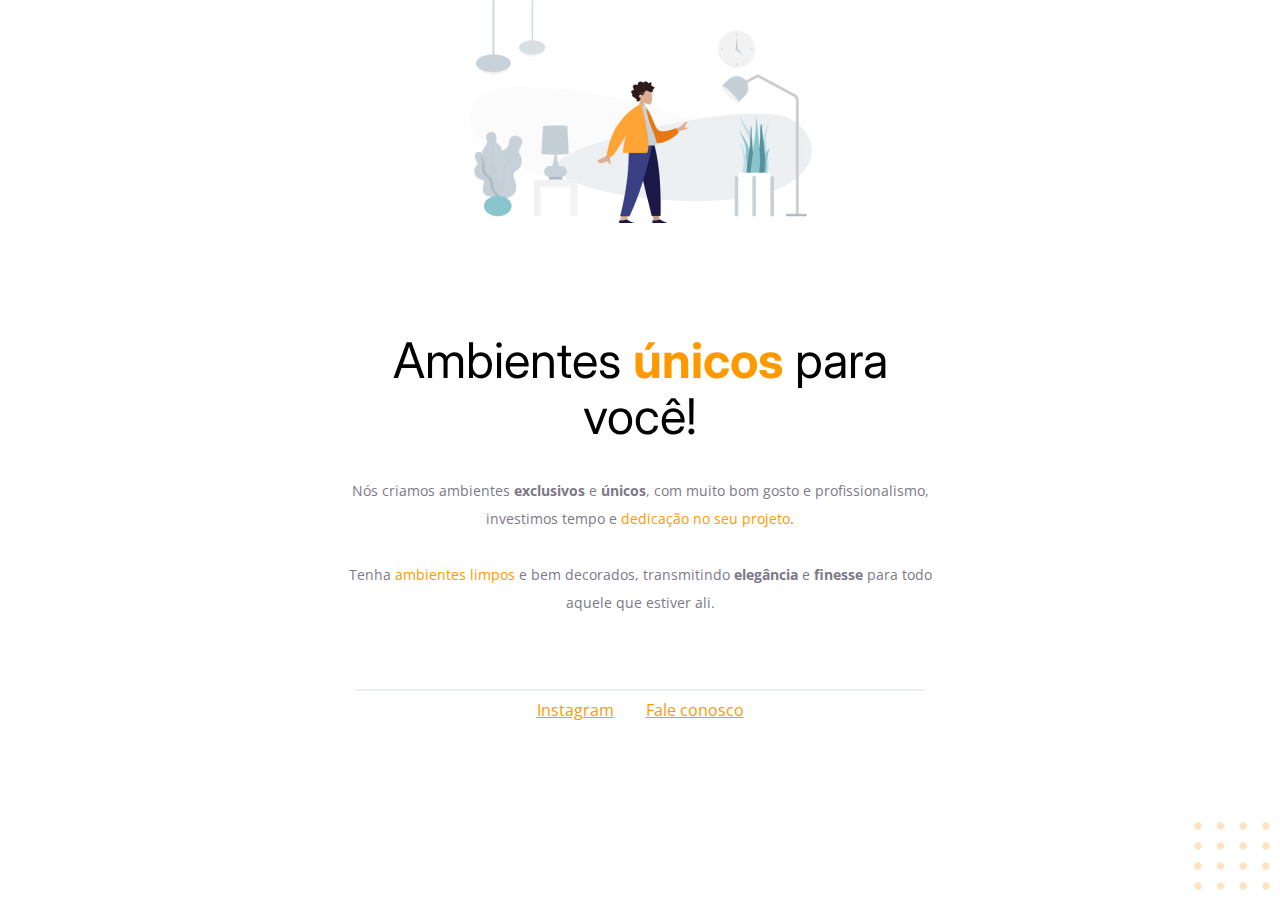
<file: 01-web_moveis/index.html>
<!-- Instrução que define o tipo do documento. -->
<!DOCTYPE html>
<html lang="pt-br">
  <!-- Tag <head> contém as instruções para a página -->
  <head>
      <link rel="preconnect" href="https://fonts.googleapis.com"/>
      <link rel="preconnect" href="https://fonts.gstatic.com" crossorigin/>

      <meta charset="UTF-8"/>
      <meta name="viewport" content="width=device-width, initial-scale=1.0"/>
      <title>Móveis Personalizados</title>

      <link href="https://fonts.googleapis.com/css2?family=Inter:wght@400;700&family=Open+Sans:wght@400;700&display=swap" rel="stylesheet"/>

      <link rel="stylesheet" href="style.css"/>

  </head>
  <!-- Tag <body> é o corpo do documento, onde tem as informações que serão mostradas. -->
  <body>
 
    <div id="hero">
      <img 
        src="./images/img1.jpg" 
        alt="Desenho de pessoa vestindo camisa laranja em uma sala"/>
      
      <h1>
        Ambientes <span>únicos</span> para você!
      </h1>

      <p>Nós criamos ambientes <strong>exclusivos</strong> e <strong>únicos</strong>, com muito bom gosto e profissionalismo, investimos tempo e <span>dedicação no seu projeto</span>.
      
        <br/>
        <br/>
      
      Tenha <span>ambientes limpos</span> e bem decorados, transmitindo <strong>elegância</strong> e <strong>finesse</strong> para todo aquele que estiver ali.</p>
    </div>

    <div id="footer">

      <div id="line"></div>

      <a target="_blank" href="#">Instagram</a>
      <a href="#">Fale conosco</a>
    </div>

    <img id="balls"
      src="./images/balls.svg" 
      alt="Bolinhas alaranjadas no canto inferior direito da página" />
      
  </body>
</html>
</file>
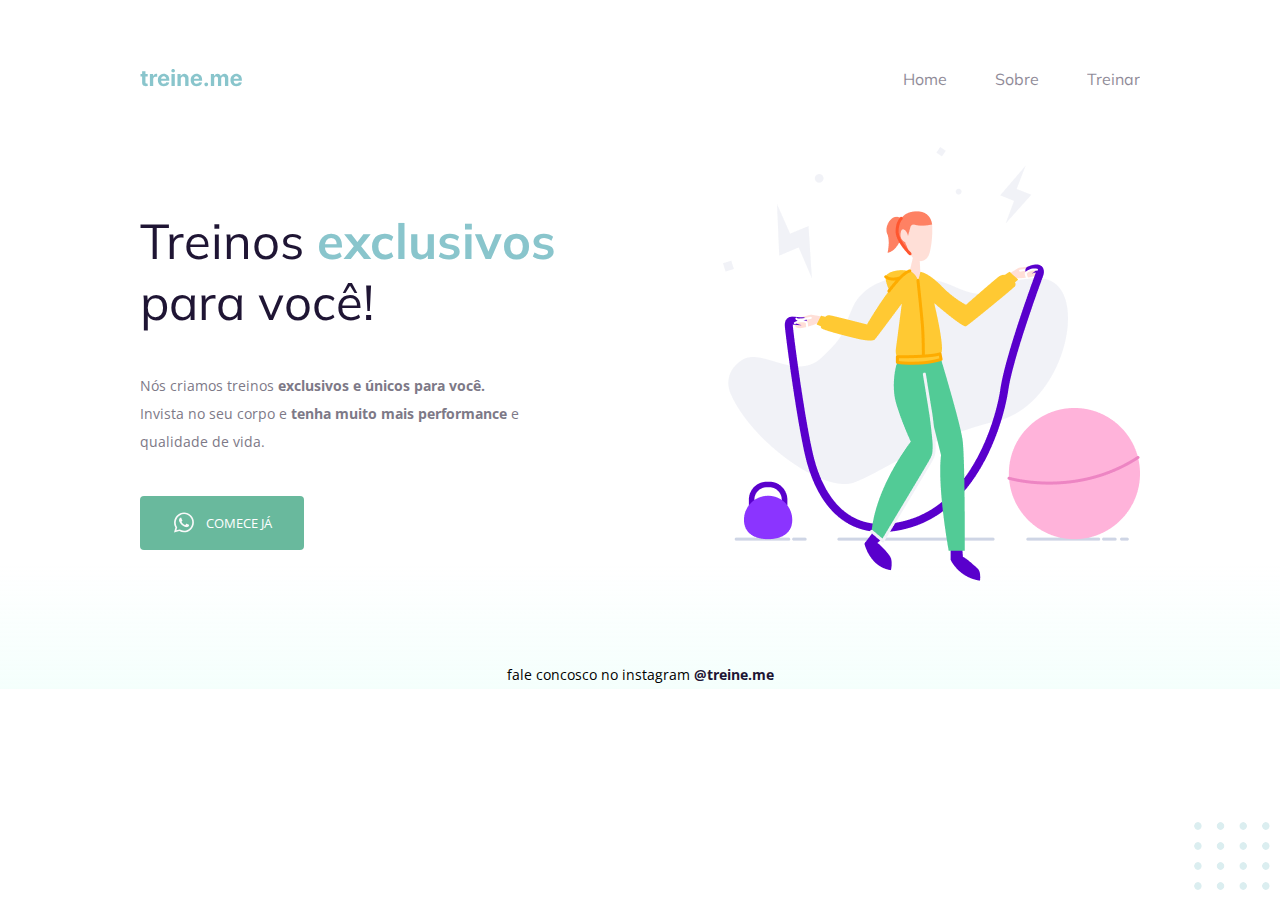
<file: 02-web_treine-me/index.html>
<!DOCTYPE html>
<html lang="pt-br">
<head>
  <link rel="preconnect" href="https://fonts.googleapis.com">
  <link rel="preconnect" href="https://fonts.gstatic.com" crossorigin>
  
  <meta charset="UTF-8">
  <meta name="viewport" content="width=device-width, initial-scale=1.0">
  <title>Treine me</title>

  <link href="https://fonts.googleapis.com/css2?family=Mulish:wght@400;700&family=Open+Sans:wght@400;700&display=swap" rel="stylesheet">

  <link rel="stylesheet" href="style.css">
</head>
<body>
  <!-- A11y -->  
  <!-- W3C -->
  <div class="page">

      <nav>
        <a id="logo" href="#">
          <img src="images/logo.svg" alt="Treine.me">
        </a>
        <ul>
          <li><a href="#">Home</a></li>
          <li><a href="#">Sobre</a></li>
          <li><a href="#">Treinar</a></li>
        </ul>
      </nav>
    
    <main>

      <section class="text">
        <h1>Treinos <span>exclusivos</span> para você!</h1>

        <p>Nós criamos treinos <strong>exclusivos e únicos para você.</strong><br/>
        Invista no seu corpo e <strong>tenha muito mais performance</strong> e<br/> qualidade de vida.</p>

        <button>
          <img src="images/whats.svg" alt="ícone do whatsapp">
          Comece já
        </button>
      </section>

      <img src="images/img.png" alt="Desenho de uma mulher pulando corda numa academia">

    </main>
    <footer>
      fale concosco no instagram 
      <a href="https://instagram.com/treineme" target="_blank">@treine.me</a>
    </footer>
  </div>

  <img id="balls" src="images/balls.svg" alt="Bolinhas decorativas verdes no canto inferior direito da página">
    

</body>
</html>
</file>
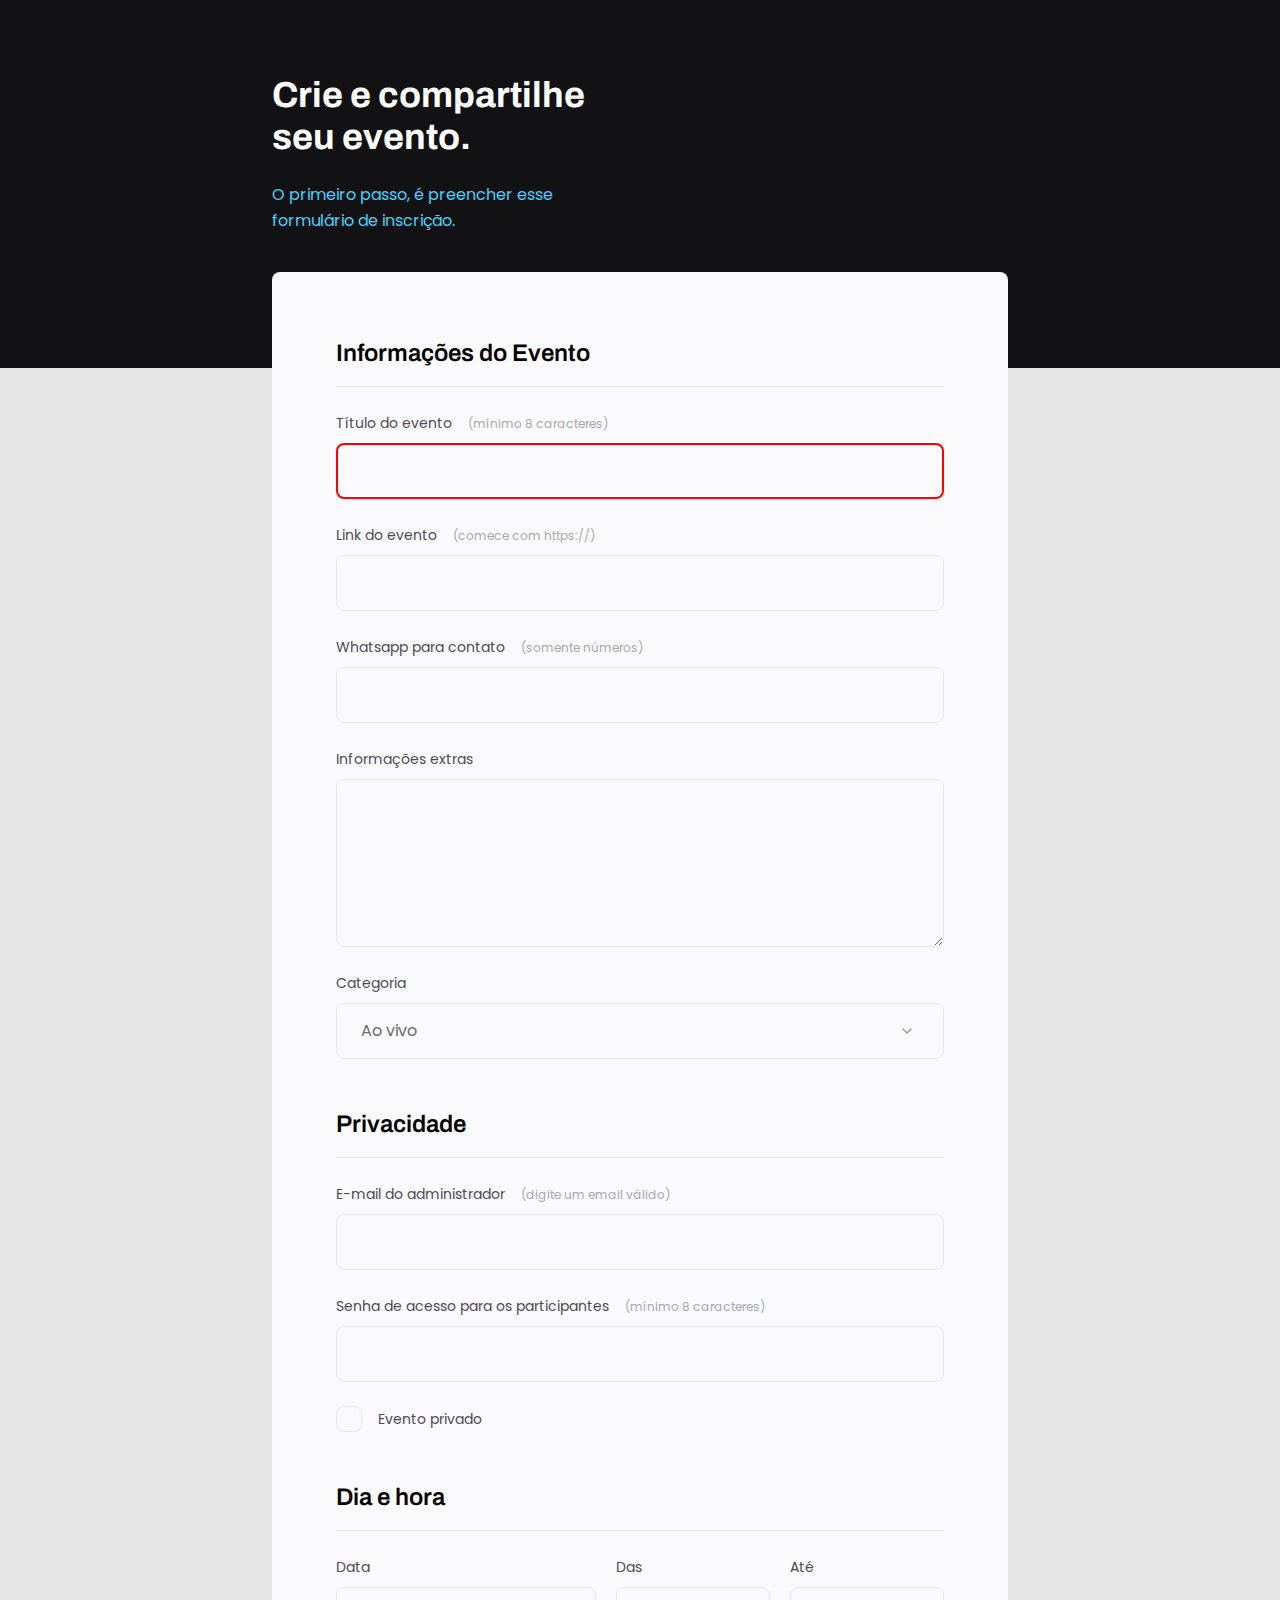
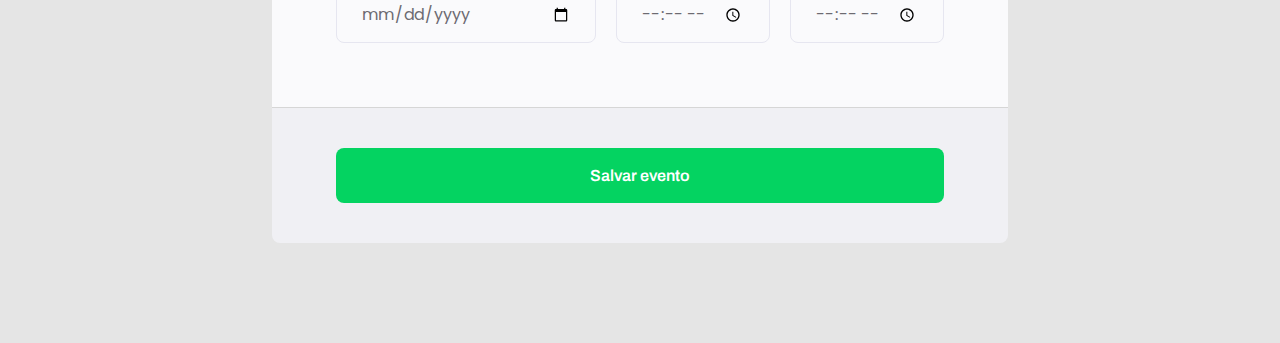
<file: 03-formulario/index.html>
<!DOCTYPE html>
<html lang="pt-br">
<head>
  <link rel="preconnect" href="https://fonts.googleapis.com">
  <link rel="preconnect" href="https://fonts.gstatic.com" crossorigin>
  
  <meta charset="UTF-8">
  <meta name="viewport" content="width=device-width, initial-scale=1.0">
  <title>Crie seu evento</title>

  <link rel="stylesheet" href="style.css">

  <link href="https://fonts.googleapis.com/css2?family=Archivo:wght@600;700&family=Poppins&display=swap" rel="stylesheet">
</head>
<body>
  <div class="page">
    <header>
      <h1>Crie e compartilhe seu evento.</h1>
      <p>O primeiro passo, é preencher esse
        formulário de inscrição.</p>
    </header>
    <form id="my-form">

      <fieldset>
        <div class="fieldset-wrapper">
          <legend>Informações do Evento</legend>

          <div class="input-wrapper">
            <label for="event-title">Título do evento <span>(mínimo 8 caracteres)</span></label>
            <input 
              type="text" 
              id="event-title" 
              required
              minlength="8"/>
          </div>
  
          <div class="input-wrapper">
            <label for="event-link">Link do evento <span>(comece com https://)</span></label>
            <input type="url" id="event-link" />
          </div>

          <div class="input-wrapper">
            <label for="event-whatsapp">Whatsapp para contato <span>(somente números)</span></label>
            <input type="number" id="event-whatsapp" />
          </div>

          <div class="input-wrapper">
            <label for="event-info">Informações extras</label>
            <textarea id="event-info"></textarea>
          </div>

          <div class="input-wrapper">
            <label for="event-category">Categoria</label>
            <select id="event-category">
              <option value="live">Ao vivo</option>
              <option value="podcast">Podcast</option>
              <option value="mentorship">Mentoria</option>
            </select>
          </div>
        </div>
      </fieldset>


      <fieldset>
        <div class="fieldset-wrapper">
          <legend>Privacidade</legend>

          <div class="input-wrapper">
            <label for="event-email">E-mail do administrador <span>(digite um email válido)</span></label>
            <input type="email" id="event-email" />
          </div>

          <div class="input-wrapper">
            <label for="event-password">Senha de acesso para os participantes <span>(mínimo 8 caracteres)</span></label>
            <input 
              type="password" 
              id="event-password" 
              minlength="8"/>
          </div>

          <div class="checkbox-wrapper">
            <input type="checkbox" id="event-private" />
            <label for="event-private">Evento privado</label>
          </div>

        </div>
      </fieldset>


      <fieldset>
        <div class="fieldset-wrapper">
          <legend>Dia e hora</legend>

          <div class="col-3">
            <div class="input-wrapper">
              <label for="event-date">Data</label>
              <input type="date" id="event-date" />
            </div>
  
            <div class="input-wrapper">
              <label for="event-begin">Das</label>
              <input type="time" id="event-begin" />
            </div>

            <div class="input-wrapper">
              <label for="event-end">Até</label>
              <input type="time" id="event-end" />
            </div>
          </div>

          

        </div>
      </fieldset>
    </form>
    <footer>
      <input 
        class="button" 
        type="submit" 
        form="my-form"
        value="Salvar evento">
    </footer>
  </div>
</body>
</html>
</file>
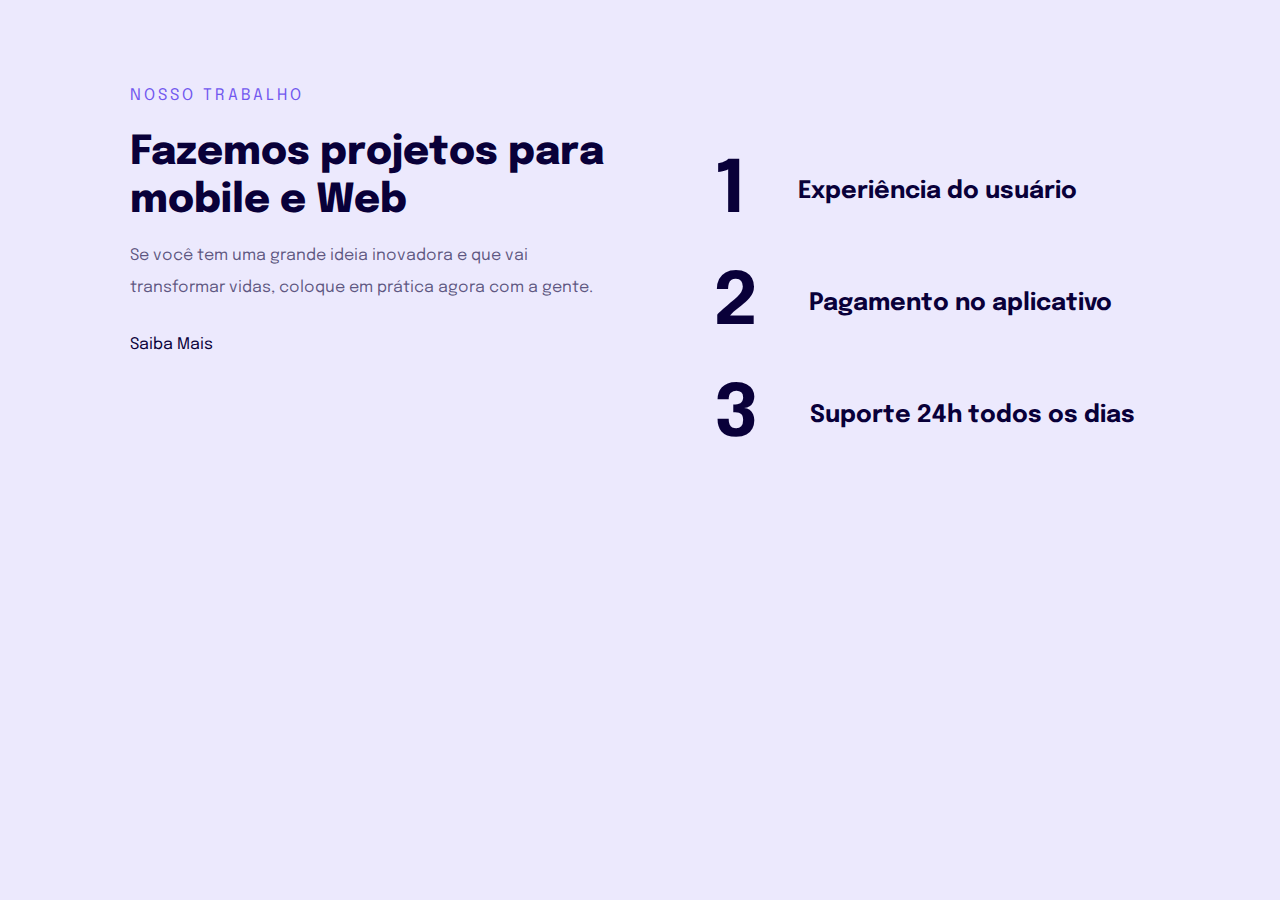
<file: 04-responsividade/index.html>
<!DOCTYPE html>
<html lang="pt-br">
<head>
  <link rel="preconnect" href="https://fonts.googleapis.com">
  <link rel="preconnect" href="https://fonts.gstatic.com" crossorigin>

  <meta charset="UTF-8">
  <meta name="viewport" content="width=device-width, initial-scale=1.0">
  <title>Introdução à Responsividade</title>

  <link rel="stylesheet" href="style.css">

  <link href="https://fonts.googleapis.com/css2?family=Epilogue:ital,wght@400;700;800&display=swap" rel="stylesheet">
</head>
<body>
  <main>
    <div>
      <p>Nosso Trabalho</p>

      <h1>Fazemos projetos para mobile e Web</h1>
      
      <p>Se você tem uma grande ideia inovadora e que vai transformar vidas, coloque em prática agora com a gente.</p>
      
      <a href="#">Saiba Mais</a>
    </div>
    <ul>
      <li><span>1</span>Experiência do usuário</li>
      <li><span>2</span>Pagamento no aplicativo</li>
      <li><span>3</span>Suporte 24h todos os dias</li>
    </ul>
  </main>
  
</body>
</html>
</file>
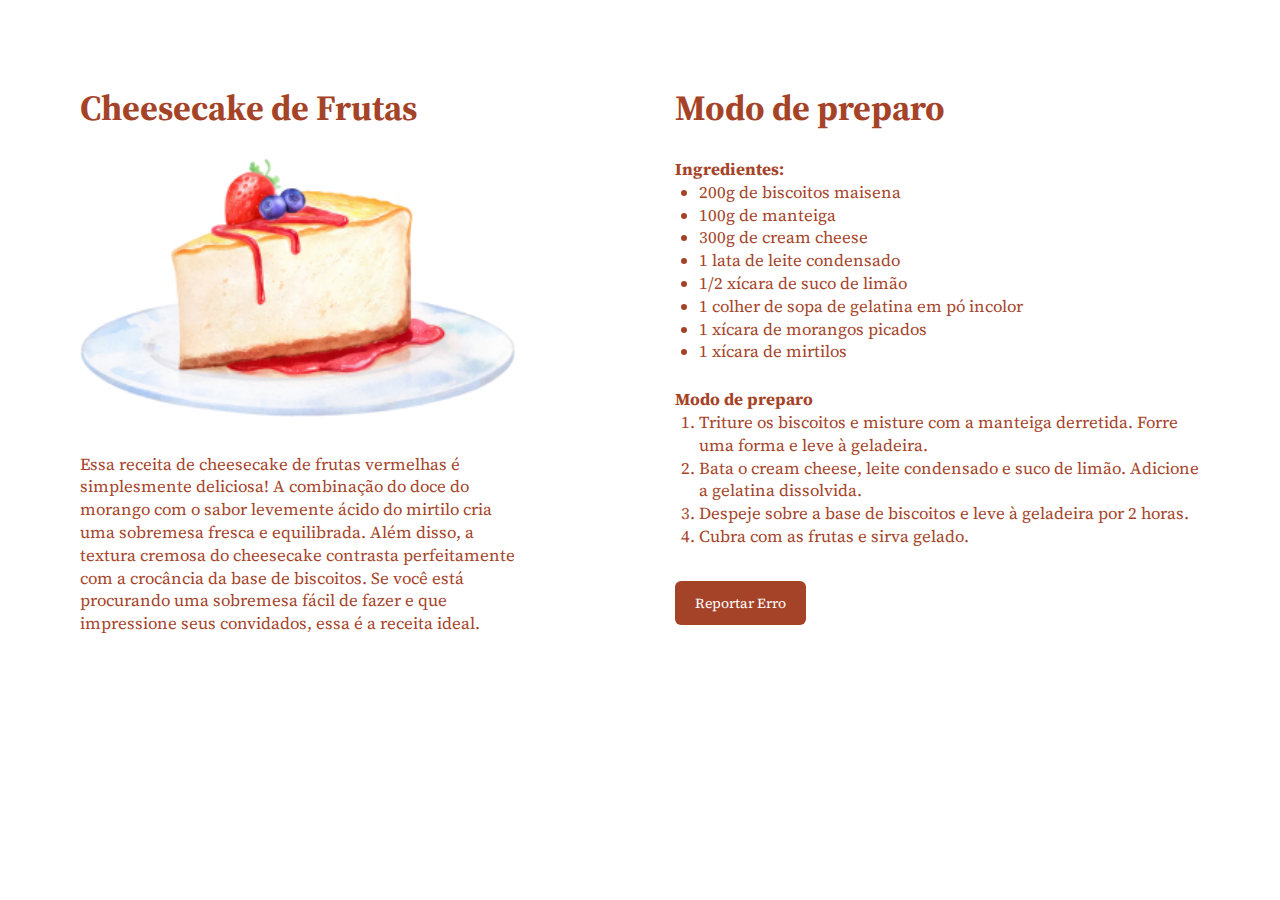
<file: 05-responsividade_cheesecake/index.html>
<!DOCTYPE html>
<html lang="pt-br">
<head>
  <link rel="preconnect" href="https://fonts.googleapis.com" />
  <link rel="preconnect" href="https://fonts.gstatic.com" crossorigin />
  <link 
    href="https://fonts.googleapis.com/css2?family=Source+Serif+4:wght@500&family=Source+Serif+Pro:wght@400;700&display=swap" rel="stylesheet" 
  />
  
  <meta charset="UTF-8" />
  <meta name="viewport" content="width=device-width, initial-scale=1.0" />
  <title>Cheesecake</title>

  <link rel="stylesheet" href="./style.css" />

</head>
<body>
  <main>
    <div class="recipe">
      <h1>Cheesecake de Frutas</h1>
      <img 
        src="./assets/chessecake.jpg" 
        alt="Cheesecake"
      />
      <p>
        Essa receita de cheesecake de frutas vermelhas é simplesmente deliciosa! A combinação do doce do morango com o sabor levemente ácido do mirtilo cria uma sobremesa fresca e equilibrada. Além disso, a textura cremosa do cheesecake contrasta perfeitamente com a crocância da base de biscoitos. Se você está procurando uma sobremesa fácil de fazer e que impressione seus convidados, essa é a receita ideal.
      </p>
    </div>
    
    <div class="ingredients">
      <h2>Modo de preparo</h2>
      
      <strong>Ingredientes:</strong>
      <ul>
        <li>200g de biscoitos maisena</li>
        <li>100g de manteiga</li>
        <li>300g de cream cheese</li>
        <li>1 lata de leite condensado</li>
        <li>1/2 xícara de suco de limão</li>
        <li>1 colher de sopa de gelatina em pó incolor</li>
        <li>1 xícara de morangos picados</li>
        <li>1 xícara de mirtilos</li>
      </ul>
            
      <strong>Modo de preparo</strong>
      <ol>
        <li>
          Triture os biscoitos e misture com a manteiga derretida. Forre uma forma e leve à geladeira.
        </li>
        <li>
          Bata o cream cheese, leite condensado e suco de limão. Adicione a gelatina dissolvida.
        </li>
        <li>
          Despeje sobre a base de biscoitos e leve à geladeira por 2 horas.
        </li>
        <li>Cubra com as frutas e sirva gelado.</li>
      </ol>

      <button>Reportar Erro</button>
    </div>
  </main>

</body>
</html>
</file>
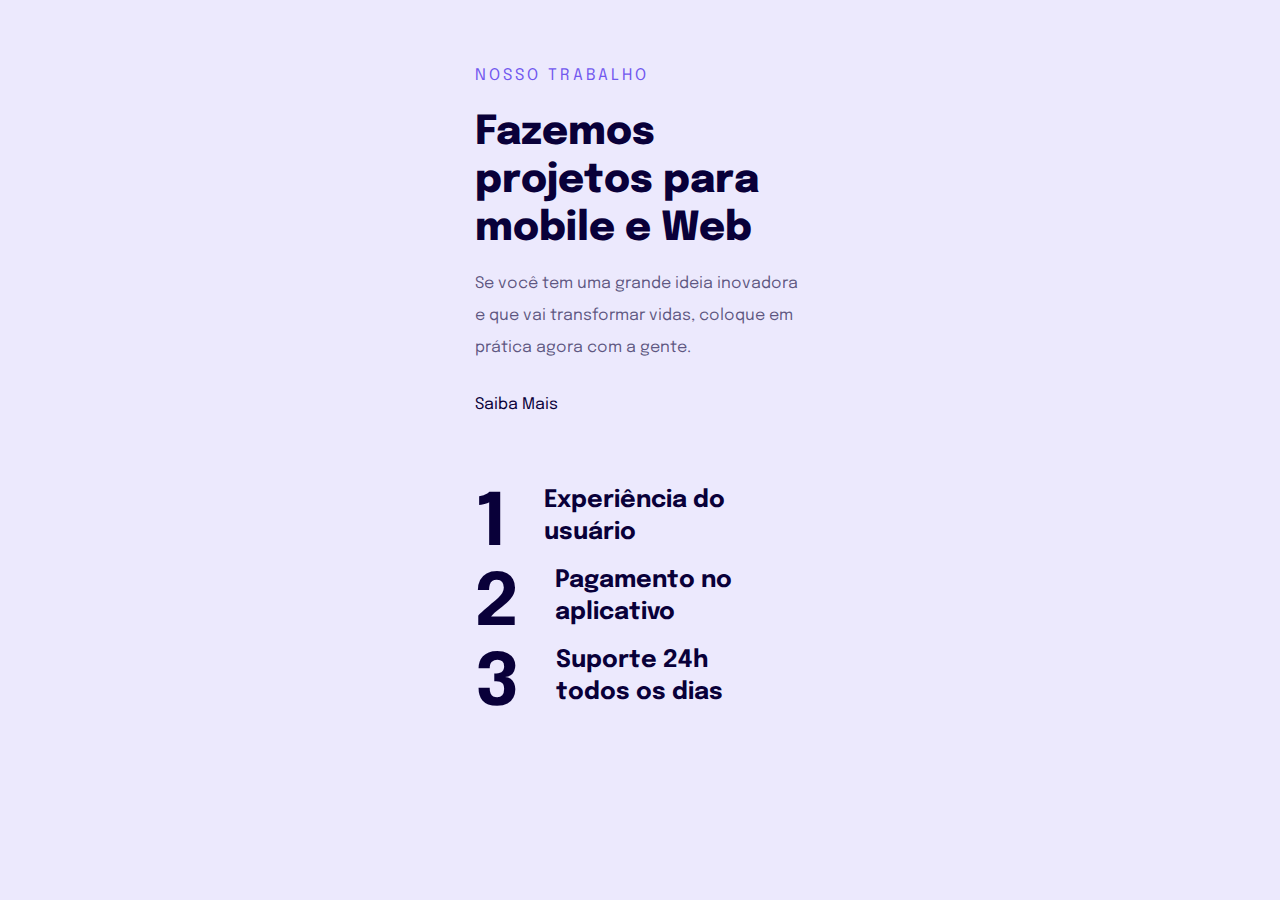
<file: responsividade/index.html>
<!DOCTYPE html>
<html lang="pt-br">
<head>
  <link rel="preconnect" href="https://fonts.googleapis.com">
  <link rel="preconnect" href="https://fonts.gstatic.com" crossorigin>

  <meta charset="UTF-8">
  <meta name="viewport" content="width=device-width, initial-scale=1.0">
  <title>Introdução à Responsividade</title>

  <link rel="stylesheet" href="style.css">

  <link href="https://fonts.googleapis.com/css2?family=Epilogue:ital,wght@400;700;800&display=swap" rel="stylesheet">
</head>
<body>
  <main>
    <p>Nosso Trabalho</p>

    <h1>Fazemos projetos para mobile e Web</h1>
    
    <p>Se você tem uma grande ideia inovadora e que vai transformar vidas, coloque em prática agora com a gente.</p>
    
    <a href="#">Saiba Mais</a>
    
    <ul>
      <li><span>1</span>Experiência do usuário</li>
      <li><span>2</span>Pagamento no aplicativo</li>
      <li><span>3</span>Suporte 24h todos os dias</li>
    </ul>
  </main>
  
</body>
</html>
</file>
<file: 01-web_moveis/style.css>
body {
  font-family: 'Open Sans', sans-serif;
  
  text-align: center;
  margin: 0;
}

#hero {
  width: 592px;
  margin: 0 auto 72px;
}

#hero img {
  margin-bottom: 72px;
}

h1 {
  font-family: 'Inter', sans-serif;
  font-size: 49px;
  line-height: 56px;
  font-weight: normal;

  margin-bottom: 32px;
}

h1 span {
  font-weight: bold;
}

span, a {
  color: #F90;
}

p {
  color: #7D7987;

  font-size: 14px;
  line-height: 28px;
}

#footer a + a {
  margin-left: 28px;
}

#line {
  width: 568px;
  height: 0px;

  margin: 0 auto 8px;
  
  border: 1px solid #ECEFF2;
}

#balls {
  position: fixed;
  bottom: 0;
  right: 0;
}
</file>
<file: 02-web_treine-me/style.css>
body {
    margin: 0;
    font-family: 'Open Sans', sans-serif;
    
    background: linear-gradient(180deg, rgba(227, 255, 248, 0.00) 82.08%, rgba(227, 255, 248, 0.38) 100%);

    

}

.page {
    width: 1000px;
    margin: 0 auto;
    padding-top: 65px;    
}

nav {
    display: flex;
    justify-content: space-between;
    align-items: center;
    
    margin-bottom: 55px;
}

ul {
    display: flex;
    gap: 48px;
    list-style: none;
    margin: 0;
    padding: 0;
}

a {
    color: #1F1534;
    text-decoration: none;
}

ul li a {
    opacity: 0.5;
}

/* Pseudo-class*/
ul li a:hover {
    font-weight: bold;
    opacity: 1;
}

h1, ul {
    font-family: 'Mulish', sans-serif;
}

main {
    display: flex;
    align-items: center;
    justify-content: space-between;
    
}

h1 {
    font-size: 49px;
    font-weight: 56px;
    color: #1F1534;

    font-weight: normal;

    width: 490px;
}

h1 span {
    color: #89C5CC;
    font-weight: bold;
}

section p {
    font-size: 14px;
    line-height: 28px;
    color: #7D7987;

    margin: 40px 0;
}

button {
    color: white;
    text-transform: uppercase;
    font-family: 'Open Sans', sans-serif;
    
    background: #69B99D;
    border: 0;
    padding: 14px 32px 15px 32px;

    display: flex;
    align-items: center;
    justify-content: center;
    gap: 10px;

    border-radius: 4px;

    cursor: pointer;
}

button:hover {
    background: #4EA788;
}

footer {
    font-size: 14px;
    line-height: 28px;

    text-align: center;
    margin-top: 80px;
}

footer a {
    font-weight: bold;
}

#balls {
    position: fixed;
    bottom: 0;
    right: 0;
}
</file>
<file: 03-formulario/style.css>
* {
  margin: 0;
  padding: 0;
  box-sizing: border-box;
}

body, input, button, select, textarea {
  font-family: 'Poppins', sans-serif;
}

body {
  background: #E5E5E5;
}

body::before {
  content: '';
  width: 100%;
  height: 368px;

  position: absolute;
  top: 0;
  left: 0;
  z-index: -1;
  background: #121214;
}

.page {
  width: 736px;
  margin: auto;
}

header {
  width: 319px;

  margin-top: 74px;
}

header h1 {
  font-family: 'Archivo', sans-serif;
  font-weight: bold;
  font-size: 36px;
  line-height: 42px;
  color: white;

  margin-bottom: 24px;
}

header p {
  font-size: 16px;
  line-height: 26px;

  color: #42D3FF;
}

form {
  margin-top: 38px;
  background: #FAFAFC;
  border-radius: 8px 8px 0 0;
  min-height: 300px;

  padding: 64px;

  display: flex;
  flex-direction: column;
  gap: 48px;
}

fieldset {
  border: none;
}

.fieldset-wrapper {
  display: flex;
  flex-direction: column;
  gap: 24px;
}

fieldset legend {
  font-family: 'Archivo', sans-serif;
  font-weight: 600;
  font-size: 24px;
  line-height: 34px;

  width: 100%;

  border-bottom: 1px solid #E6E6F0;
  padding-bottom: 16px;
}

.input-wrapper {
  display: flex;
  flex-direction: column;
}

.input-wrapper label,
.checkbox-wrapper label {
  font-size: 14px;
  line-height: 24px;

  color: #4E4958;

  margin-bottom: 8px;
}

.input-wrapper label span {
  margin-left: 12px;

  font-size: 12px;
  line-height: 20px;
  
  color: #a9a7af;
}

.input-wrapper label span:hover {
  color: #6c6a71;
}

.input-wrapper input, 
.input-wrapper textarea,
.input-wrapper select {
  background: #FAFAFC;

  border: 1px solid #E6E6F0;
  border-radius: 8px;
  
  height: 56px;

  padding: 0 24px;

  font-size: 16px;
  line-height: 26px;

  color: #6c6a71;
}

.input-wrapper textarea {
  padding: 0;
  height: 168px;
}

.input-wrapper select {
  appearance: none;
  -webkit-appearance: none;

  background-image: url("data:image/svg+xml,%3Csvg width='24' height='24' viewBox='0 0 24 24' fill='none' xmlns='http://www.w3.org/2000/svg'%3E%3Cpath d='M8 10L12 14L16 10' stroke='%239C98A6' stroke-width='1.5' stroke-linecap='round' stroke-linejoin='round'/%3E%3C/svg%3E%0A");
  background-repeat: no-repeat;
  background-position: right 24px top 50%;
}

.col-3 {
  display: flex;
  gap: 20px;
}

.col-3 > div:nth-child(1) {
  width: 100%;
}

.checkbox-wrapper {
  position: relative;
}

.checkbox-wrapper label {
  display:flex;
  align-items: center;
  gap: 16px;

  margin: 0;
}

.checkbox-wrapper input {
  position: absolute;
  top:0;
  left: 0;
  width: 24px;
  height: 24px;

  opacity: 0;
}

.checkbox-wrapper label::before {
  content: '';
  width: 24px;
  height: 24px;
  display: block;

  border: 1px solid #E6E6F0;
  border-radius: 8px;
}

.checkbox-wrapper input:checked + label::before {
  background-image: url("data:image/svg+xml,%3Csvg width='24' height='24' viewBox='0 0 24 24' fill='none' xmlns='http://www.w3.org/2000/svg'%3E%3Cpath d='M9.00016 16.1698L4.83016 11.9998L3.41016 13.4098L9.00016 18.9998L21.0002 6.99984L19.5902 5.58984L9.00016 16.1698Z' fill='%2342D3FF'/%3E%3C/svg%3E%0A");
}

.checkbox-wrapper input:focus + label::before {
  outline: 2px solid black;
}

footer {
  background: #F0F0F4;
  
  height: 136px;

  display: flex;
  flex-direction: column;

  padding: 40px 64px;

  margin-bottom: 100px;

  border-top: 1px solid #D6D6D6;
  border-radius: 0 0 8px 8px;
}

footer .button {
  height: 56px;
  background: #04D361;
  border: 0;
  border-radius: 8px;

  font-family: 'Archivo';

  font-weight: 600;
  font-size: 16px;
  line-height: 26px;

  color: #FFFFFF;
}

footer .button:hover {
  background: #08A04C;
}

input:invalid {
  border: 2px solid red;
}
</file>
<file: 04-responsividade/style.css>
* {
  margin: 0;
  padding: 0;
  box-sizing: border-box;
}

ul {
  list-style: none;
}

:root {
  font-size: 62.5%; /* 1rem = 10px */
}

/* REM = Root EM */

body {
  font-family: 'Epilogue', sans-serif;

  background: #ECE9FD;

  padding: 6.0rem 2.3rem 6.6rem;
  font-size: 1.6rem;
}

main {
  max-width: 33.0rem;
  margin: 0 auto;
}

h1 {
  font-weight: 800;
  font-size: 4.0rem;
  line-height: 4.8rem;

  color: #090039;

  margin-bottom: 1.5rem;
}

main p:first-child {
  color:#7158EF;
  letter-spacing: 3px;
  text-transform: uppercase;
  line-height: 3.2rem;

  margin-bottom: 1.7rem;
}

h1 + p {
  color: rgba(10, 0, 57, 0.64);
  line-height: 3.2rem;

  margin-bottom: 3.2rem;
}

a {
  color: #090039;
  
  text-decoration: none;
}

a:hover {
  font-weight: bold;
}

ul {
  margin-top: 7.2rem;
}

ul li {
  font-weight: 700;
  font-size: 2.4rem;
  line-height: 3.2rem;
  color: #090039;

  max-width: 25.7rem;

  display: flex;
  gap: 3.8rem;
}

ul li + li {
  margin-top: 3.2rem;
}

ul li span {
  font-weight: 700;
  font-size: 7.2rem;
  line-height: 8.0rem;
  letter-spacing: -2px;

  color: #090039;
}

/* media queries */
@media (min-width: 700px) {

  body {
    padding: 8rem;
  }

  main {
    max-width: 1020px;
    display: flex;
    gap: 10.0rem;
  }

  main > div {
    max-width: 484px;
  }

  ul li {
    gap: 5.3rem;
    max-width: 4500px;
    align-items: center;
  }

  ul li + li {
    margin-top: 3.2rem;
  }
}
</file>
<file: 05-responsividade_cheesecake/style.css>
* {
  margin: 0;
  padding: 0;
  box-sizing: border-box;

  -webkit-font-smoothing: antialiased;
  -moz-osx-font-smoothing: grayscale;
}

:root {
  font-family: 'Source Serif Pro';
  font-size: 62.5%;
}

body {
  color: #A54328;
  font-size: 1.6rem;
}

main {
  max-width: 32rem;
  
  margin-inline: auto;
  
  padding: 5.6rem 4rem;
  box-sizing: content-box;

  display: flex;
  flex-direction: column;
  gap: 3.2rem;
}

img {
  width: 100%;
  margin-block: 3.2rem;
}

button {
  font-family: 'Source Serif 4';
  background-color: #A54328;
  
  color: white;

  border: 0;
  padding: 0.8rem 1.2rem;

  border-radius: 0.6rem;

  margin-top: 3.2rem;
}

h1, 
h2 {
  /* clamp(min, ideal, alto) */
  font-size: clamp(2.8rem, 2vw + 1rem, 4rem);
  line-height: clamp(3.6rem, 2vw + 1rem, 5rem);
}

h2 {
  margin-bottom: 3.2rem;
}

p, 
li, 
strong {
  font-size: clamp(1.4rem, 1vw + 0.4rem, 2rem);
  line-height: clamp(1.8rem, 1vw + 1rem, 2.5rem);
}

ul,
ol {
  padding-left: 2.4rem;
}

ul {
  margin-bottom: 2.4rem;
}

@media (min-width: 1120px) {
  main {
    flex-direction: row;
    max-width: fit-content;
    gap: 16rem;

    padding: 9rem 6rem;
  }

  .recipe {
    max-width: 43.5rem;
  }

  .ingredients {
    max-width: 52.5rem;
  }

  button {
    padding: 1rem 2rem;
    font-size: 1.4rem;
    line-height: 2.4rem;
  }
}
</file>
<file: responsividade/style.css>
* {
  margin: 0;
  padding: 0;
  box-sizing: border-box;
}

ul {
  list-style: none;
}

:root {
  font-size: 62.5%; /* 1rem = 10px */
}

/* REM = Root EM */

body {
  font-family: 'Epilogue', sans-serif;

  background: #ECE9FD;

  padding: 6.0rem 2.3rem 6.6rem;
  font-size: 1.6rem;
}

main {
  max-width: 33.0rem;
  margin: 0 auto;
}

h1 {
  font-weight: 800;
  font-size: 4.0rem;
  line-height: 4.8rem;

  color: #090039;

  margin-bottom: 1.5rem;
}

main p:first-child {
  color:#7158EF;
  letter-spacing: 3px;
  text-transform: uppercase;
  line-height: 3.2rem;

  margin-bottom: 1.7rem;
}

h1 + p {
  color: rgba(10, 0, 57, 0.64);
  line-height: 3.2rem;

  margin-bottom: 3.2rem;
}

a {
  color: #090039;
  
  text-decoration: none;
}

a:hover {
  font-weight: bold;
}

ul {
  margin-top: 7.2rem;
}

ul li {
  font-weight: 700;
  font-size: 2.4rem;
  line-height: 3.2rem;
  color: #090039;

  max-width: 25.7rem;

  display: flex;
  gap: 3.8rem;
}

ul li span {
  font-weight: 700;
  font-size: 7.2rem;
  line-height: 8.0rem;
  letter-spacing: -2px;

  color: #090039;
}
</file>
